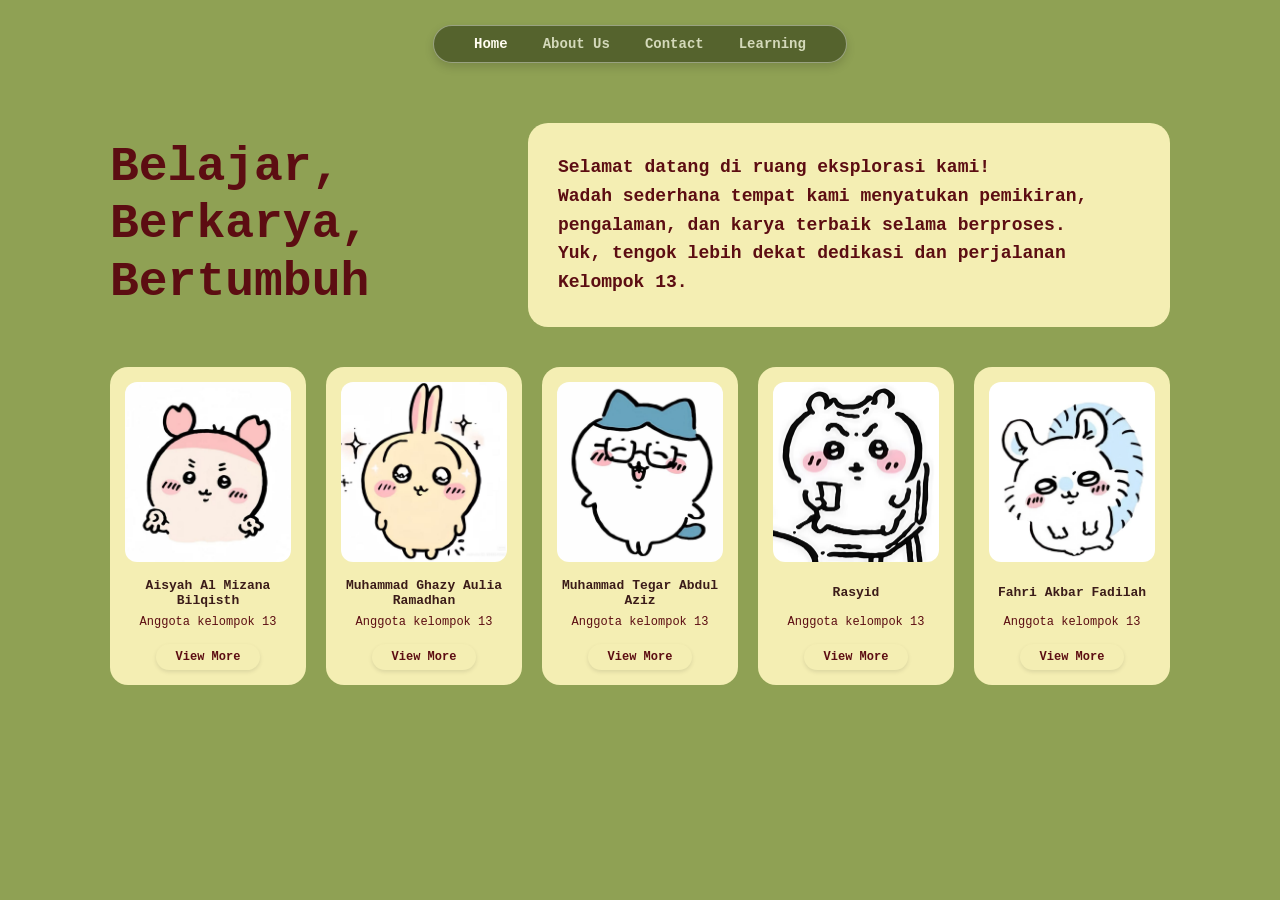
<file: index.html>
<!DOCTYPE html>
<html lang="id">
<head>
    <meta charset="UTF-8">
    <meta name="viewport" content="width=device-width, initial-scale=1.0">
    <title>Kelompok 13 - Home</title>
    <link rel="stylesheet" href="css/style.css">
</head>
<body>
    <header class="site-header">
        <nav class="navbar">
            <a href="index.html" class="active">Home</a>
            <a href="team 1.html">About Us</a>
            <a href="contact.html">Contact</a>
            <a href="learning.html">Learning</a>
        </nav>
    </header>

    <main class="home-container">
        <section class="hero-section">
            <h1 class="hero-title">Belajar,<br>Berkarya,<br>Bertumbuh</h1>
            <div class="hero-box">
                <p>Selamat datang di ruang eksplorasi kami!<br>
                Wadah sederhana tempat kami menyatukan pemikiran, pengalaman, dan karya terbaik selama berproses.<br>
                Yuk, tengok lebih dekat dedikasi dan perjalanan Kelompok 13.</p>
            </div>
        </section>

        <section class="cards-grid">
            <div class="member-card">
                <img src="assets/images/team 1.jpg" alt="Aisyah Al Mizana Bilqisth">
                <h3>Aisyah Al Mizana Bilqisth</h3>
                <p>Anggota kelompok 13</p>
                <a href="team 1.html" class="btn-pill">View More</a>
            </div>

            <div class="member-card">
                <img src="assets/images/team 2.jpg" alt="Muhammad Ghazy Aulia Ramadhan">
                <h3>Muhammad Ghazy Aulia Ramadhan</h3>
                <p>Anggota kelompok 13</p>
                <a href="team 2.html" class="btn-pill">View More</a>
            </div>

            <div class="member-card">
                <img src="assets/images/team 3.jpg" alt="Muhammad Tegar Abdul Aziz">
                <h3>Muhammad Tegar Abdul Aziz</h3>
                <p>Anggota kelompok 13</p>
                <a href="team 3.html" class="btn-pill">View More</a>
            </div>

            <div class="member-card">
                <img src="assets/images/team 4.jpg" alt="Rasyid">
                <h3>Rasyid</h3>
                <p>Anggota kelompok 13</p>
                <a href="team 4 .html" class="btn-pill">View More</a>
            </div>

            <div class="member-card">
                <img src="assets/images/team 5.jpg" alt="Fahri Akbar Fadilah">
                <h3>Fahri Akbar Fadilah</h3>
                <p>Anggota kelompok 13</p>
                <a href="team 5.html" class="btn-pill">View More</a>
            </div>
        </section>
    </main>
</body>
</html>
</file>
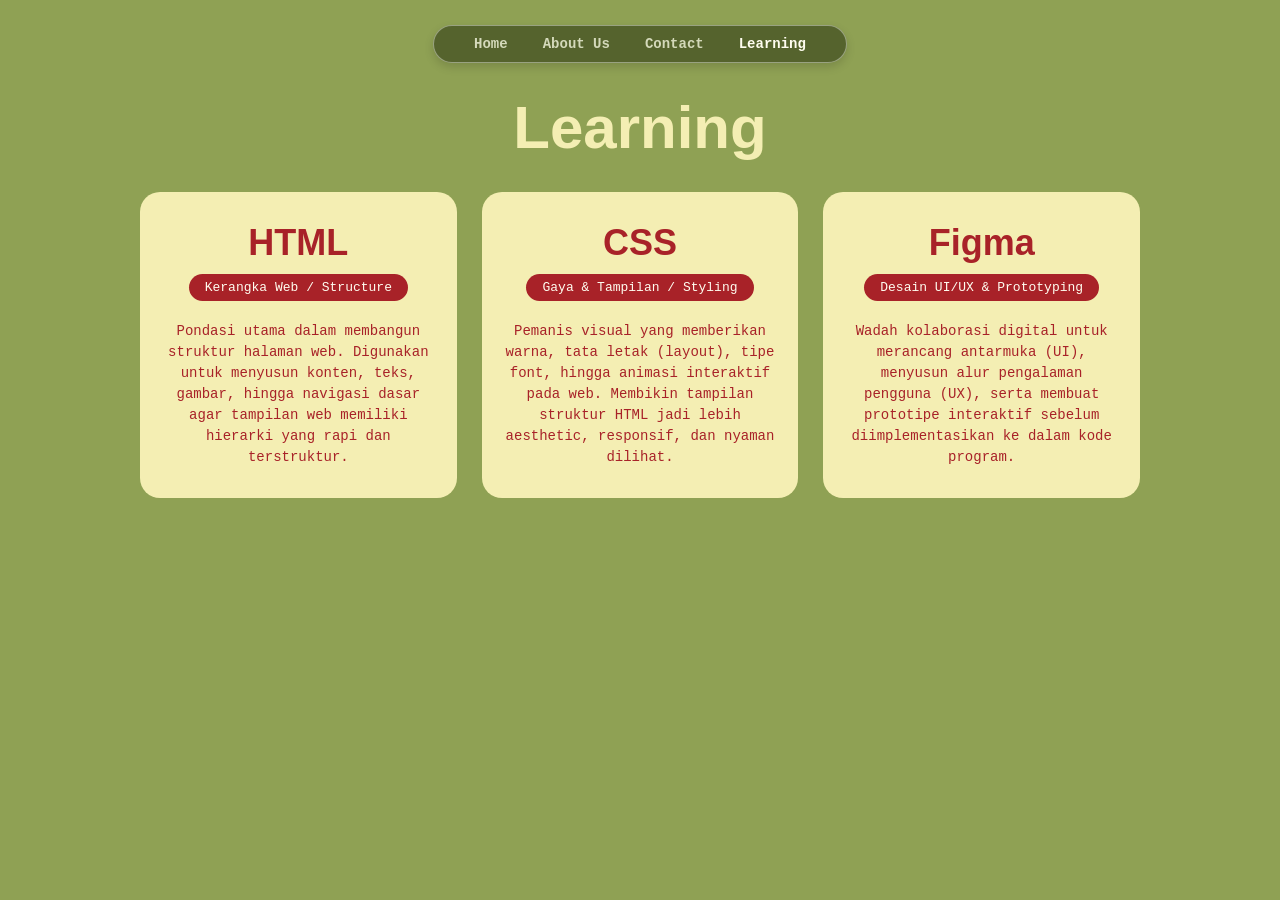
<file: learning.html>
<!DOCTYPE html>
<html lang="id">
<head>
    <meta charset="UTF-8">
    <title>Learning Journey</title>
    <link rel="stylesheet" href="css/style.css">
</head>
<body>
    <header class="site-header">
        <nav class="navbar">
            <a href="index.html">Home</a>
            <a href="team 1.html">About Us</a>
            <a href="contact.html">Contact</a>
            <a href="learning.html" class="active">Learning</a>
        </nav>
    </header>

    <main class="learning-container">
        <h1 class="learning-title">Learning</h1>

        <div class="learning-grid">
            <div class="learning-card">
                <h2>HTML</h2>
                <div class="learning-badge">Kerangka Web / Structure</div>
                <p>Pondasi utama dalam membangun struktur halaman web. Digunakan untuk menyusun konten, teks, gambar, hingga navigasi dasar agar tampilan web memiliki hierarki yang rapi dan terstruktur.</p>
            </div>

            <div class="learning-card">
                <h2>CSS</h2>
                <div class="learning-badge">Gaya & Tampilan / Styling</div>
                <p>Pemanis visual yang memberikan warna, tata letak (layout), tipe font, hingga animasi interaktif pada web. Membikin tampilan struktur HTML jadi lebih aesthetic, responsif, dan nyaman dilihat.</p>
            </div>

            <div class="learning-card">
                <h2>Figma</h2>
                <div class="learning-badge">Desain UI/UX & Prototyping</div>
                <p>Wadah kolaborasi digital untuk merancang antarmuka (UI), menyusun alur pengalaman pengguna (UX), serta membuat prototipe interaktif sebelum diimplementasikan ke dalam kode program.</p>
            </div>
        </div>
    </main>
</body>
</html>
</file>
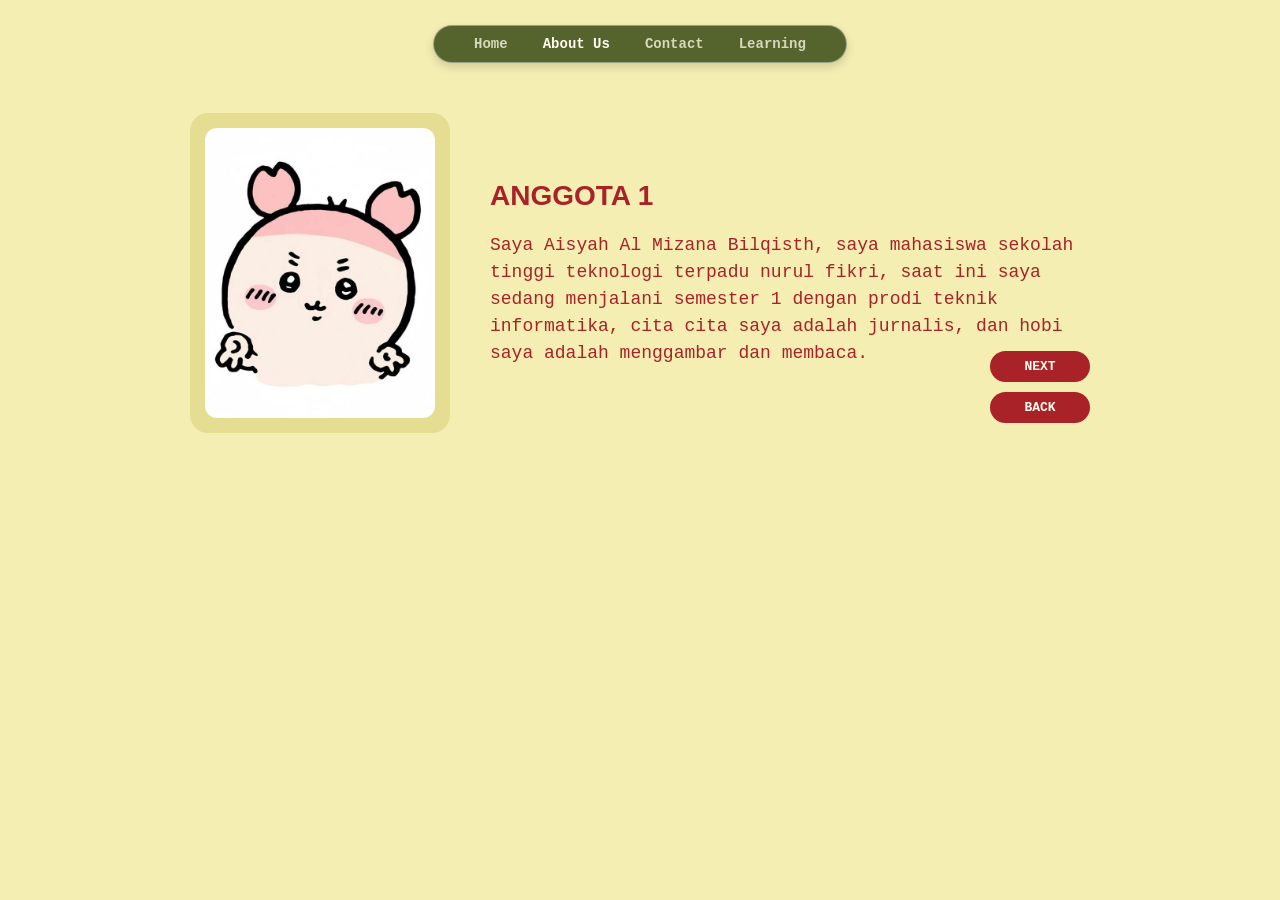
<file: team 1.html>
<!DOCTYPE html>
<html lang="id">
<head>
    <meta charset="UTF-8">
    <title>About Us - Anggota 1</title>
    <link rel="stylesheet" href="css/style.css">
</head>
<body class="about-body">
    <header class="site-header">
        <nav class="navbar">
            <a href="index.html">Home</a>
            <a href="team 1.html" class="active">About Us</a>
            <a href="contact.html">Contact</a>
            <a href="learning.html">Learning</a>
        </nav>
    </header>

    <main class="about-container">
        <div class="photo-frame bg-yellow">
            <img src="assets/images/team 1.jpg" alt="Aisyah Al Mizana Bilqisth">
        </div>
        <div class="about-content">
            <h2>ANGGOTA 1</h2>
            <p>Saya Aisyah Al Mizana Bilqisth, saya mahasiswa sekolah tinggi teknologi terpadu nurul fikri, saat ini saya sedang menjalani semester 1 dengan prodi teknik informatika, cita cita saya adalah jurnalis, dan hobi saya adalah menggambar dan membaca.</p>
        </div>

        <div class="nav-buttons">
            <a href="team 2.html" class="btn-pill-red">NEXT</a>
            <a href="index.html" class="btn-pill-red">BACK</a>
        </div>
    </main>
</body>
</html>
</file>
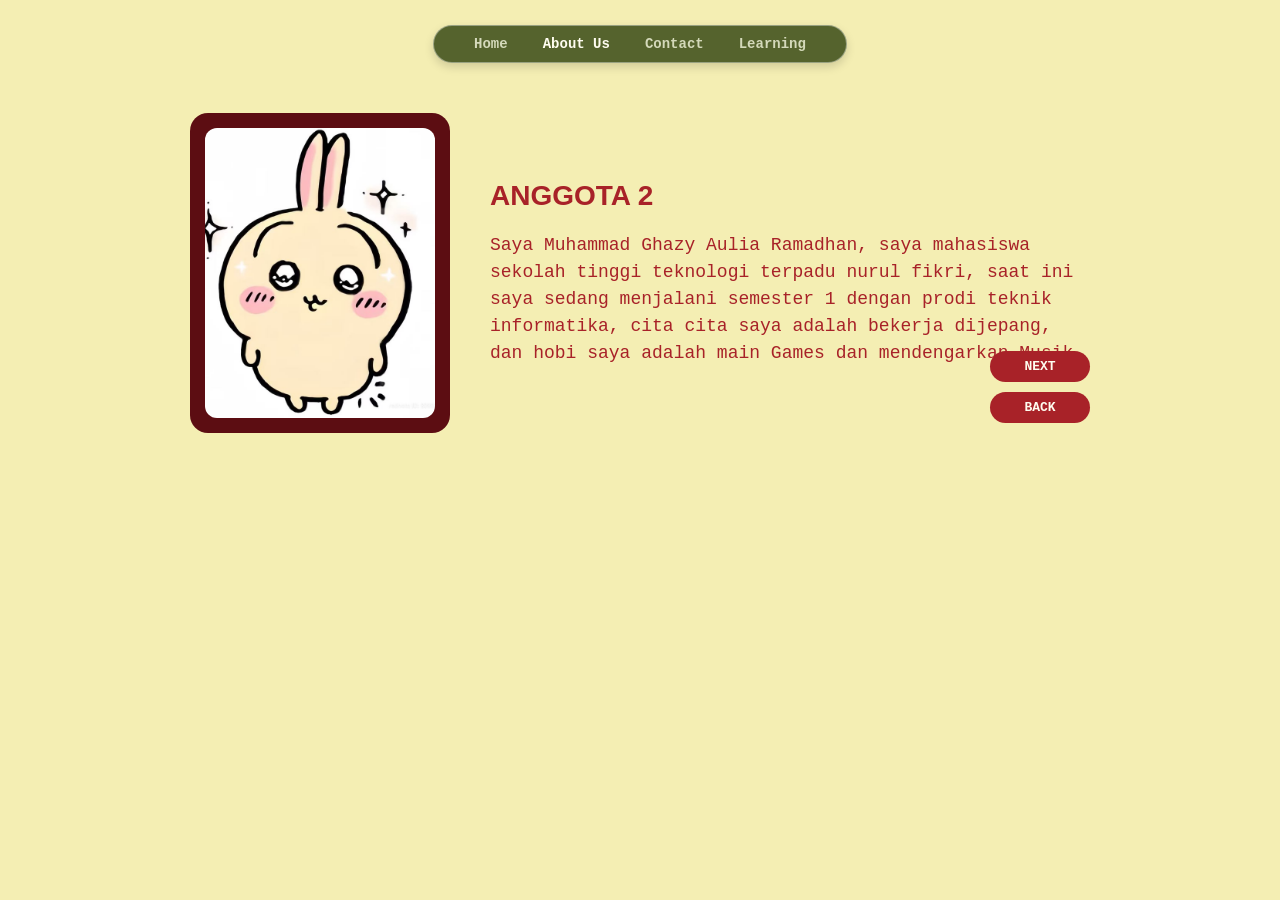
<file: team 2.html>
<!DOCTYPE html>
<html lang="id">
<head>
    <meta charset="UTF-8">
    <title>About Us - Anggota 2</title>
    <link rel="stylesheet" href="css/style.css">
</head>
<body class="about-body">
    <header class="site-header">
        <nav class="navbar">
            <a href="index.html">Home</a>
            <a href="team 1.html" class="active">About Us</a>
            <a href="contact.html">Contact</a>
            <a href="learning.html">Learning</a>
        </nav>
    </header>

    <main class="about-container">
        <div class="photo-frame bg-maroon">
            <img src="assets/images/team 2.jpg" alt="Muhammad Ghazy Aulia Ramadhan">
        </div>
        <div class="about-content">
            <h2>ANGGOTA 2</h2>
            <p>Saya Muhammad Ghazy Aulia Ramadhan, saya mahasiswa sekolah tinggi teknologi terpadu nurul fikri, saat ini saya sedang menjalani semester 1 dengan prodi teknik informatika, cita cita saya adalah bekerja dijepang, dan hobi saya adalah main Games dan mendengarkan Musik.</p>
        </div>

        <div class="nav-buttons">
            <a href="team 3.html" class="btn-pill-red">NEXT</a>
            <a href="team 1.html" class="btn-pill-red">BACK</a>
        </div>
    </main>
</body>
</html>
</file>
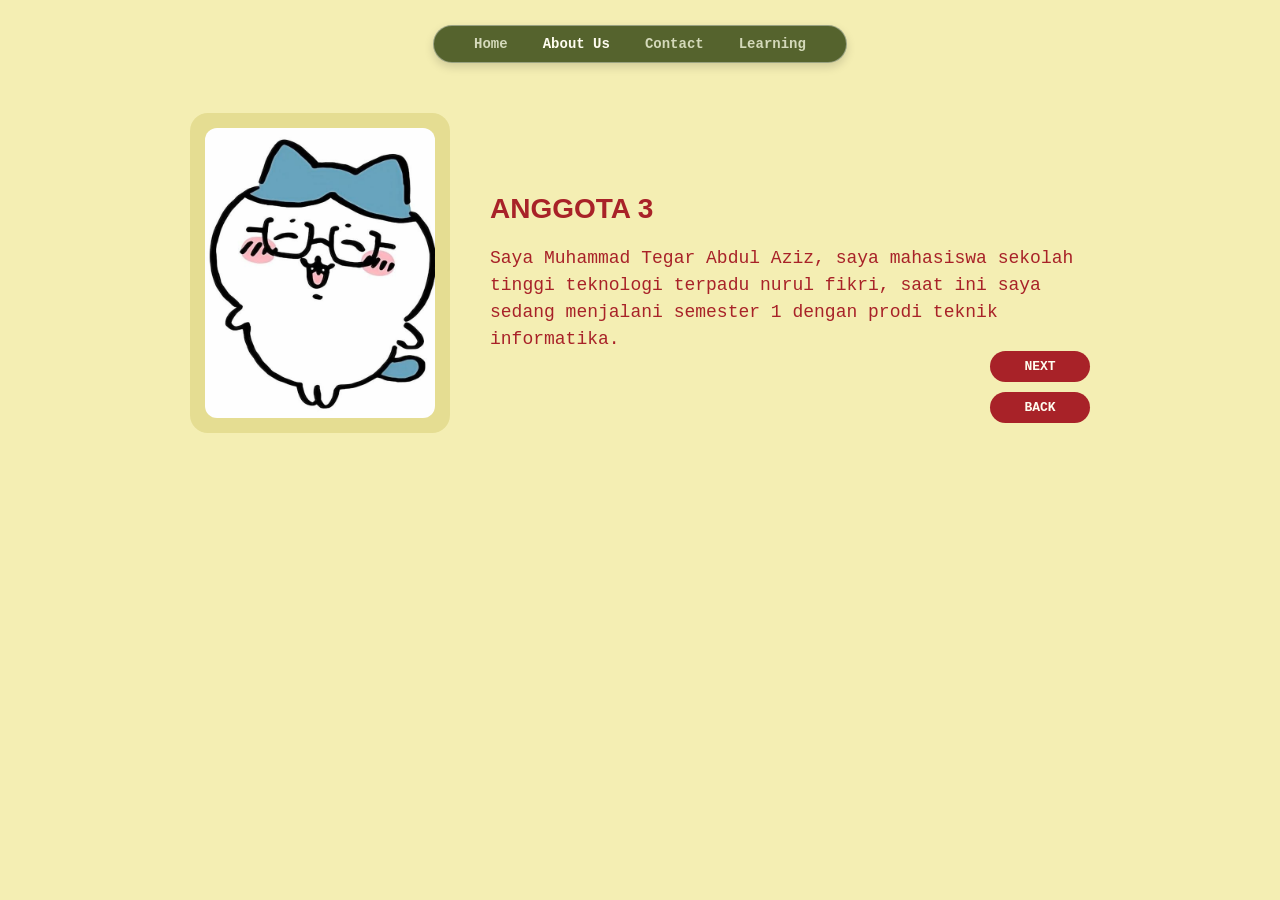
<file: team 3.html>
<!DOCTYPE html>
<html lang="id">
<head>
    <meta charset="UTF-8">
    <title>About Us - Anggota 3</title>
    <link rel="stylesheet" href="css/style.css">
</head>
<body class="about-body">
    <header class="site-header">
        <nav class="navbar">
            <a href="index.html">Home</a>
            <a href="team 1.html" class="active">About Us</a>
            <a href="contact.html">Contact</a>
            <a href="learning.html">Learning</a>
        </nav>
    </header>

    <main class="about-container">
        <div class="photo-frame bg-yellow">
            <img src="assets/images/team 3.jpg" alt="Muhammad Tegar Abdul Aziz">
        </div>
        <div class="about-content">
            <h2>ANGGOTA 3</h2>
            <p>Saya Muhammad Tegar Abdul Aziz, saya mahasiswa sekolah tinggi teknologi terpadu nurul fikri, saat ini saya sedang menjalani semester 1 dengan prodi teknik informatika.</p>
        </div>

        <div class="nav-buttons">
            <a href="team 4 .html" class="btn-pill-red">NEXT</a>
            <a href="team 2.html" class="btn-pill-red">BACK</a>
        </div>
    </main>
</body>
</html>
</file>
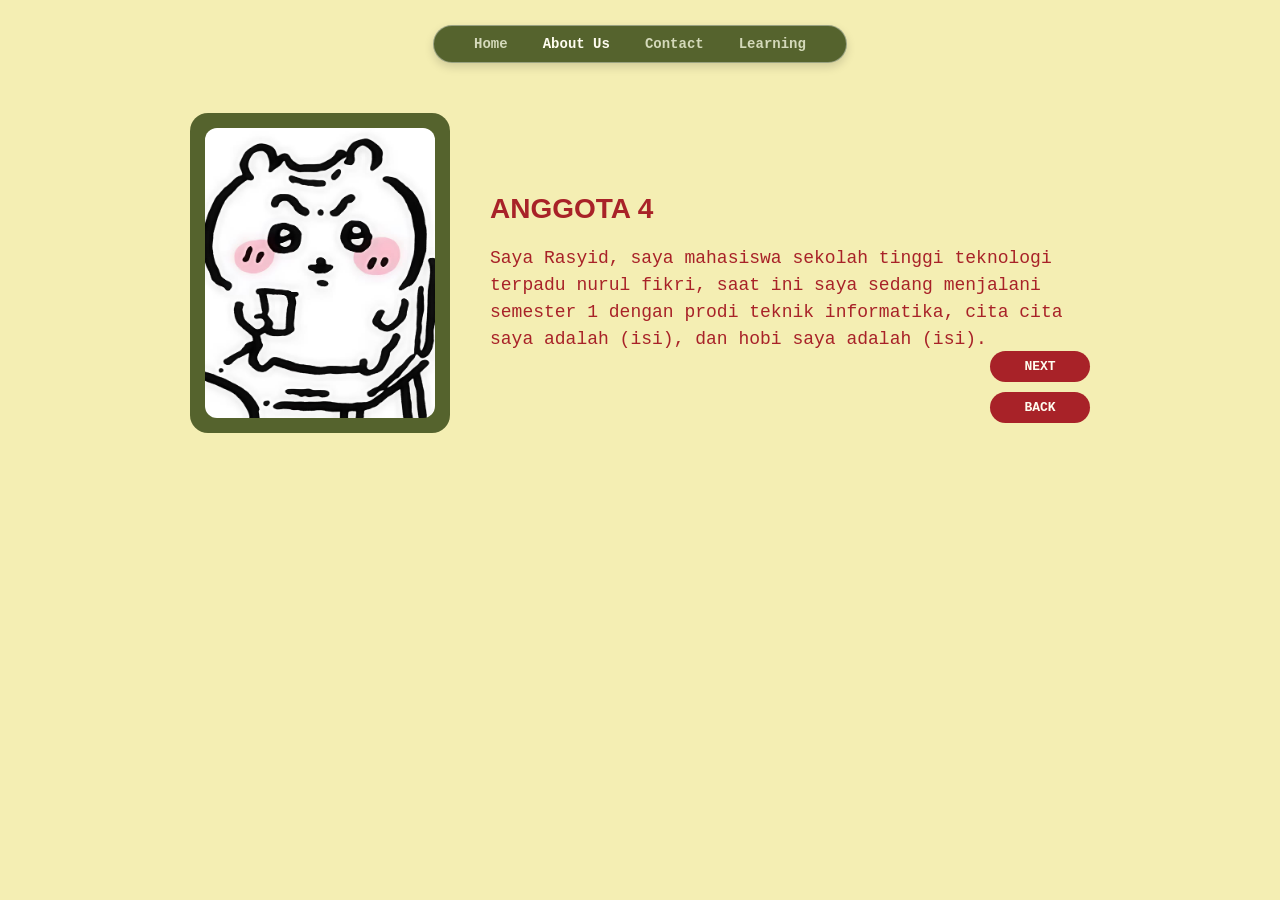
<file: team 4 .html>
<!DOCTYPE html>
<html lang="id">
<head>
    <meta charset="UTF-8">
    <title>About Us - Anggota 4</title>
    <link rel="stylesheet" href="css/style.css">
</head>
<body class="about-body">
    <header class="site-header">
        <nav class="navbar">
            <a href="index.html">Home</a>
            <a href="team 1.html" class="active">About Us</a>
            <a href="contact.html">Contact</a>
            <a href="learning.html">Learning</a>
        </nav>
    </header>

    <main class="about-container">
        <div class="photo-frame bg-olive">
            <img src="assets/images/team 4.jpg" alt="Rasyid">
        </div>
        <div class="about-content">
            <h2>ANGGOTA 4</h2>
            <p>Saya Rasyid, saya mahasiswa sekolah tinggi teknologi terpadu nurul fikri, saat ini saya sedang menjalani semester 1 dengan prodi teknik informatika, cita cita saya adalah (isi), dan hobi saya adalah (isi).</p>
        </div>

        <div class="nav-buttons">
            <a href="team 5.html" class="btn-pill-red">NEXT</a>
            <a href="team 3.html" class="btn-pill-red">BACK</a>
        </div>
    </main>
</body>
</html>
</file>
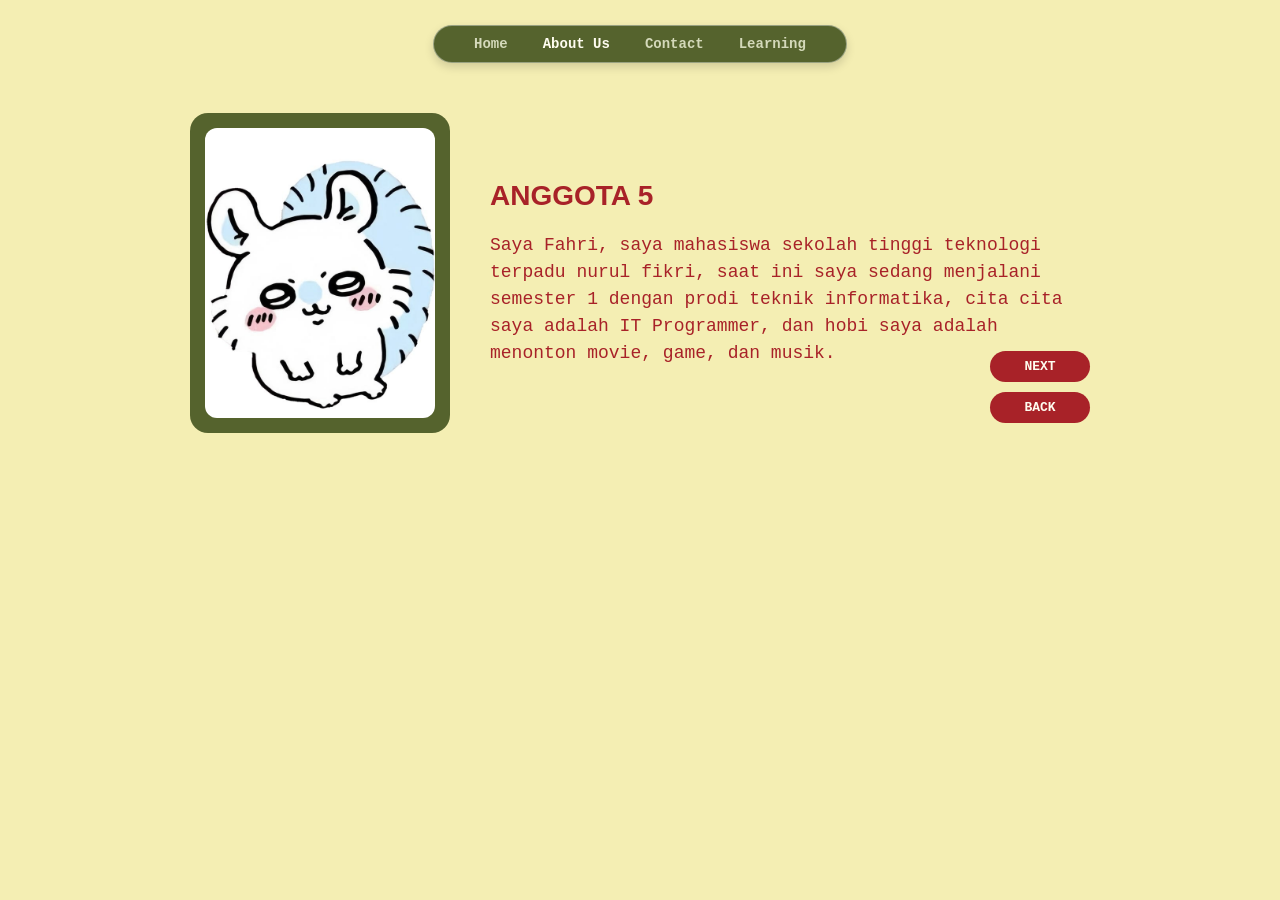
<file: team 5.html>
<!DOCTYPE html>
<html lang="id">
<head>
    <meta charset="UTF-8">
    <title>About Us - Anggota 5</title>
    <link rel="stylesheet" href="css/style.css">
</head>
<body class="about-body">
    <header class="site-header">
        <nav class="navbar">
            <a href="index.html">Home</a>
            <a href="team 1.html" class="active">About Us</a>
            <a href="contact.html">Contact</a>
            <a href="learning.html">Learning</a>
        </nav>
    </header>

    <main class="about-container">
        <div class="photo-frame bg-olive">
            <img src="assets/images/team 5.jpg" alt="Fahri Akbar Fadilah">
        </div>
        <div class="about-content">
            <h2>ANGGOTA 5</h2>
            <p>Saya Fahri, saya mahasiswa sekolah tinggi teknologi terpadu nurul fikri, saat ini saya sedang menjalani semester 1 dengan prodi teknik informatika, cita cita saya adalah IT Programmer, dan hobi saya adalah menonton movie, game, dan musik.</p>
        </div>

        <div class="nav-buttons">
            <a href="contact.html" class="btn-pill-red">NEXT</a>
            <a href="team 4 .html" class="btn-pill-red">BACK</a>
        </div>
    </main>
</body>
</html>
</file>
<file: css/style.css>
* {
    box-sizing: border-box;
    margin: 0;
    padding: 0;
}

body {
    font-family: 'Courier New', Courier, monospace;
    background: #8FA154;
    color: #5C0D12;
}

a {
    color: inherit;
    text-decoration: none;
}

/* NAVBAR CAPSULE */
.site-header {
    display: flex;
    justify-content: center;
    padding: 25px 0 10px;
}

.navbar {
    background: #55632D;
    padding: 10px 40px;
    border-radius: 50px;
    border: 1px solid rgba(255, 255, 255, 0.4);
    box-shadow: 0 4px 10px rgba(0, 0, 0, 0.15);
    display: flex;
    gap: 35px;
}

.navbar a {
    color: #D4D9BA;
    font-size: 14px;
    font-weight: bold;
    transition: 0.3s;
}

.navbar a:hover,
.navbar a.active {
    color: #FFFDF0;
}

/* HOME PAGE */
.home-container {
    max-width: 1100px;
    margin: 0 auto;
    padding: 20px;
}

.hero-section {
    display: flex;
    align-items: center;
    gap: 30px;
    margin-top: 30px;
    margin-bottom: 40px;
}

.hero-title {
    flex: 1;
    font-size: 48px;
    font-weight: 900;
    color: #5C0D12;
    line-height: 1.2;
}

.hero-box {
    flex: 1.5;
    background: #F4EEB3;
    padding: 30px;
    border-radius: 20px;
    color: #5C0D12;
    font-size: 18px;
    line-height: 1.6;
    font-weight: 600;
}

.cards-grid {
    display: flex;
    gap: 20px;
    justify-content: space-between;
}

.member-card {
    flex: 1;
    background: #F4EEB3;
    border-radius: 18px;
    padding: 15px;
    text-align: center;
    display: flex;
    flex-direction: column;
    align-items: center;
}

.member-card img {
    width: 100%;
    height: 180px;
    object-fit: cover;
    border-radius: 12px;
    margin-bottom: 15px;
}

.member-card h3 {
    font-size: 13px;
    color: #3B1C19;
    margin-bottom: 6px;
    min-height: 32px;
    display: flex;
    align-items: center;
}

.member-card p {
    font-size: 12px;
    color: #5C0D12;
    margin-bottom: 15px;
}

.btn-pill {
    display: inline-block;
    background: #F4EEB3;
    color: #5C0D12;
    padding: 6px 20px;
    border-radius: 20px;
    font-size: 12px;
    font-weight: bold;
    box-shadow: 0 2px 4px rgba(0,0,0,0.1);
}

.btn-pill-red {
    background: #A82228;
    color: #FFFDF0;
    padding: 8px 30px;
    border-radius: 20px;
    font-size: 13px;
    font-weight: bold;
    display: block;
    margin-bottom: 10px;
    text-align: center;
    width: 100px;
}

/* ABOUT PAGES */
.about-body {
    background: #F4EEB3;
    min-height: 100vh;
}

.about-container {
    max-width: 900px;
    margin: 40px auto;
    display: flex;
    gap: 40px;
    align-items: center;
    position: relative;
}

.photo-frame {
    width: 260px;
    height: 320px;
    border-radius: 18px;
    padding: 15px;
    display: flex;
    align-items: center;
    justify-content: center;
}

.photo-frame.bg-yellow { background: #E5DD92; }
.photo-frame.bg-maroon { background: #5C0D12; }
.photo-frame.bg-olive { background: #55632D; }

.photo-frame img {
    width: 100%;
    height: 100%;
    object-fit: cover;
    border-radius: 12px;
}

.about-content {
    flex: 1;
}

.about-content h2 {
    font-size: 28px;
    color: #A82228;
    margin-bottom: 20px;
    font-family: sans-serif;
    font-weight: bold;
}

.about-content p {
    font-size: 18px;
    color: #A82228;
    line-height: 1.5;
}

.nav-buttons {
    position: absolute;
    bottom: 0;
    right: 0;
}

/* CONTACT PAGE */
.contact-container {
    max-width: 800px;
    margin: 60px auto;
    text-align: center;
}

.contact-title {
    font-size: 60px;
    color: #A82228;
    font-weight: bold;
    font-family: sans-serif;
    margin-bottom: 30px;
}

.contact-box {
    background: #F4EEB3;
    border-radius: 20px;
    padding: 40px;
    display: flex;
    flex-direction: column;
    gap: 20px;
    align-items: center;
}

.contact-item {
    background: #55632D;
    color: #FFFDF0;
    width: 80%;
    padding: 15px 25px;
    border-radius: 50px;
    font-size: 16px;
    font-weight: bold;
}

/* LEARNING PAGE */
.learning-container {
    max-width: 1000px;
    margin: 20px auto;
    text-align: center;
}

.learning-title {
    font-size: 60px;
    color: #F4EEB3;
    margin-bottom: 30px;
    font-family: sans-serif;
}

.learning-grid {
    display: flex;
    gap: 25px;
}

.learning-card {
    flex: 1;
    background: #F4EEB3;
    border-radius: 20px;
    padding: 30px 20px;
    text-align: center;
}

.learning-card h2 {
    font-size: 36px;
    color: #A82228;
    margin-bottom: 10px;
    font-family: sans-serif;
}

.learning-badge {
    background: #A82228;
    color: #FFFDF0;
    display: inline-block;
    padding: 6px 16px;
    border-radius: 20px;
    font-size: 13px;
    margin-bottom: 20px;
}

.learning-card p {
    color: #A82228;
    font-size: 14px;
    line-height: 1.5;
}
</file>
